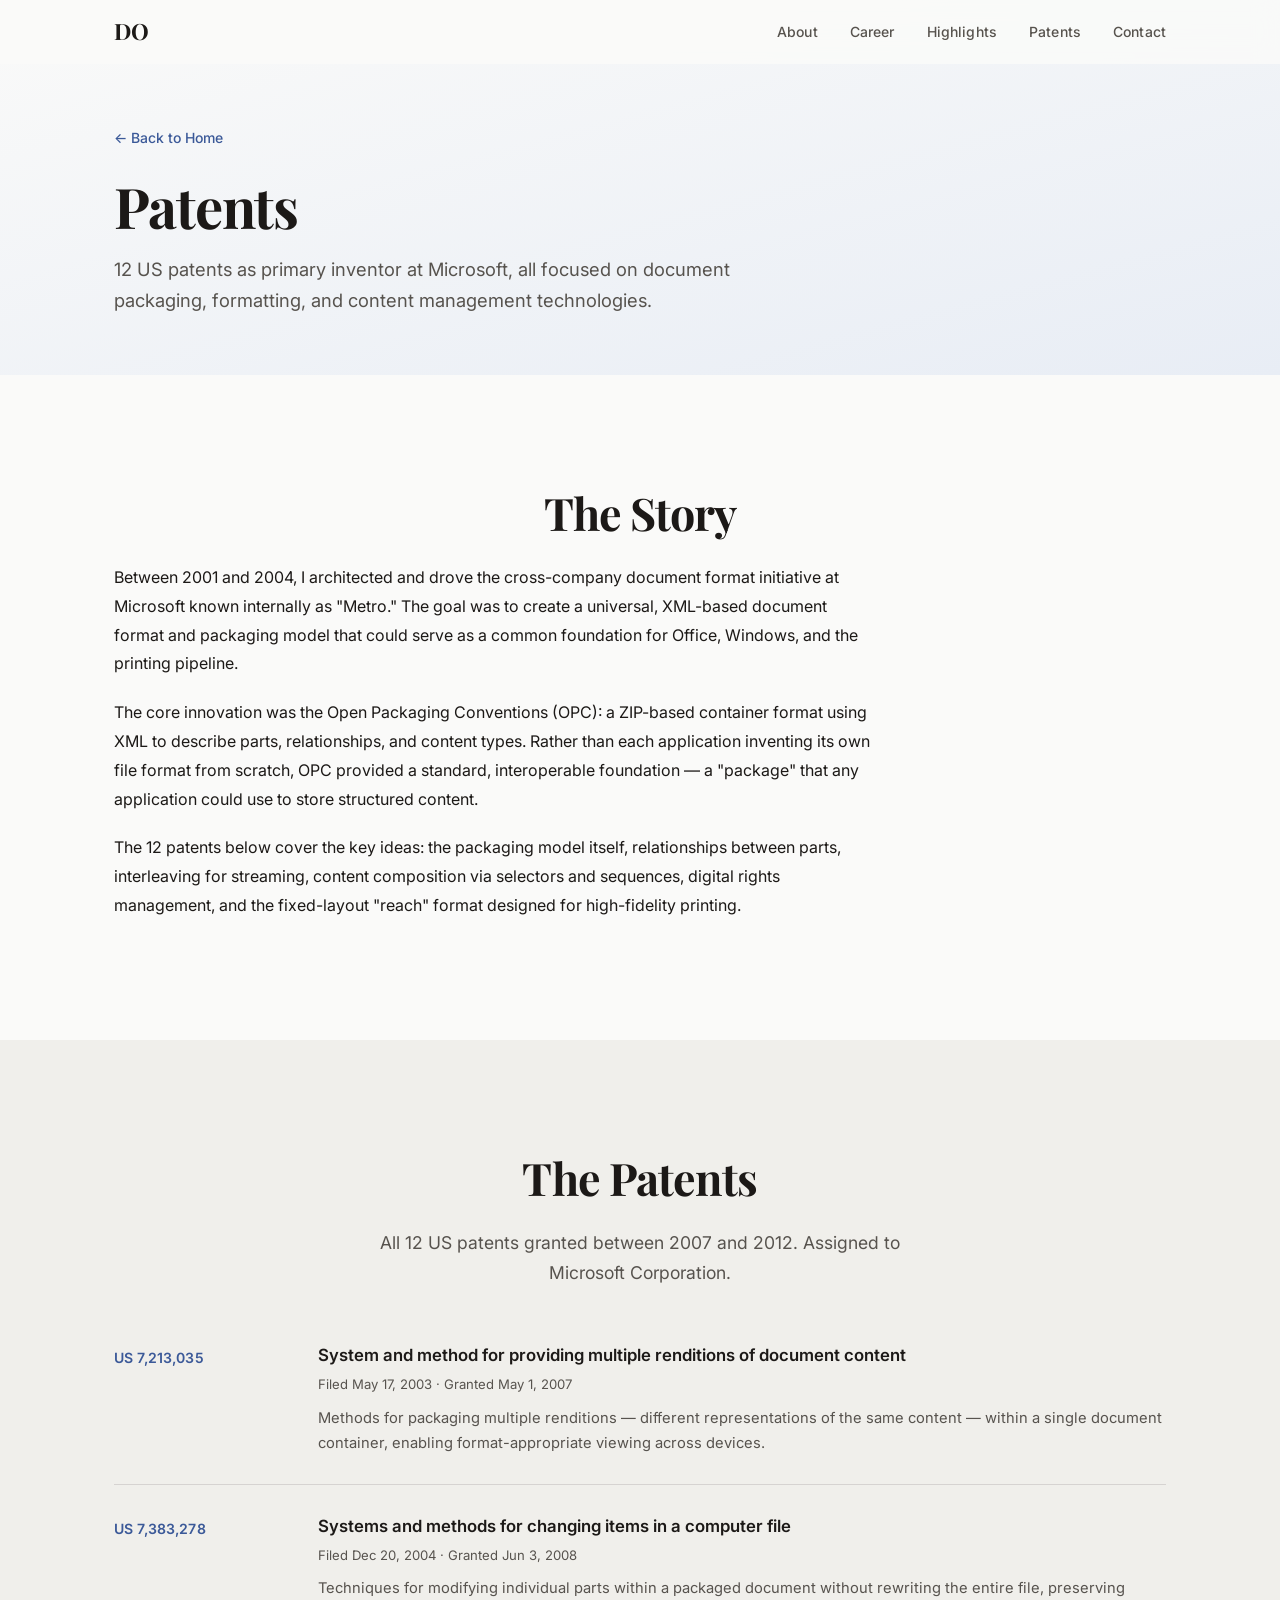
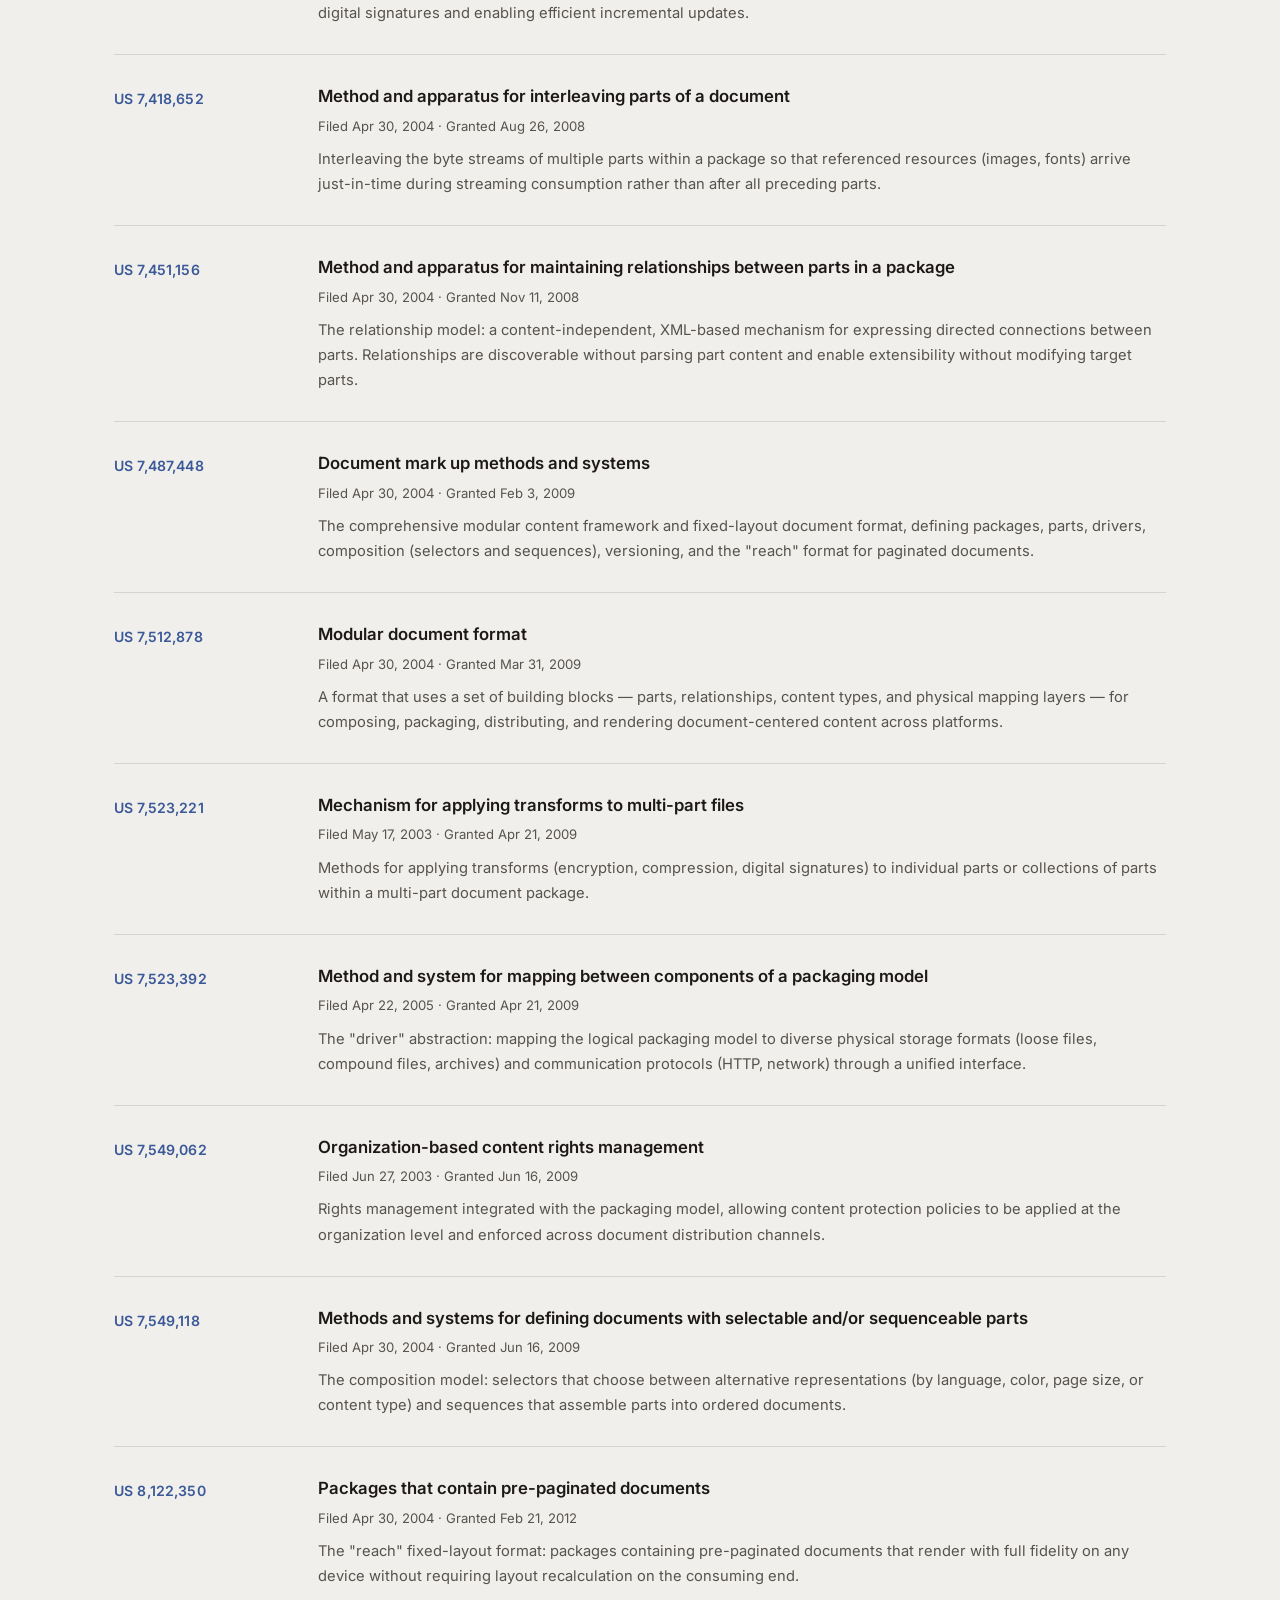
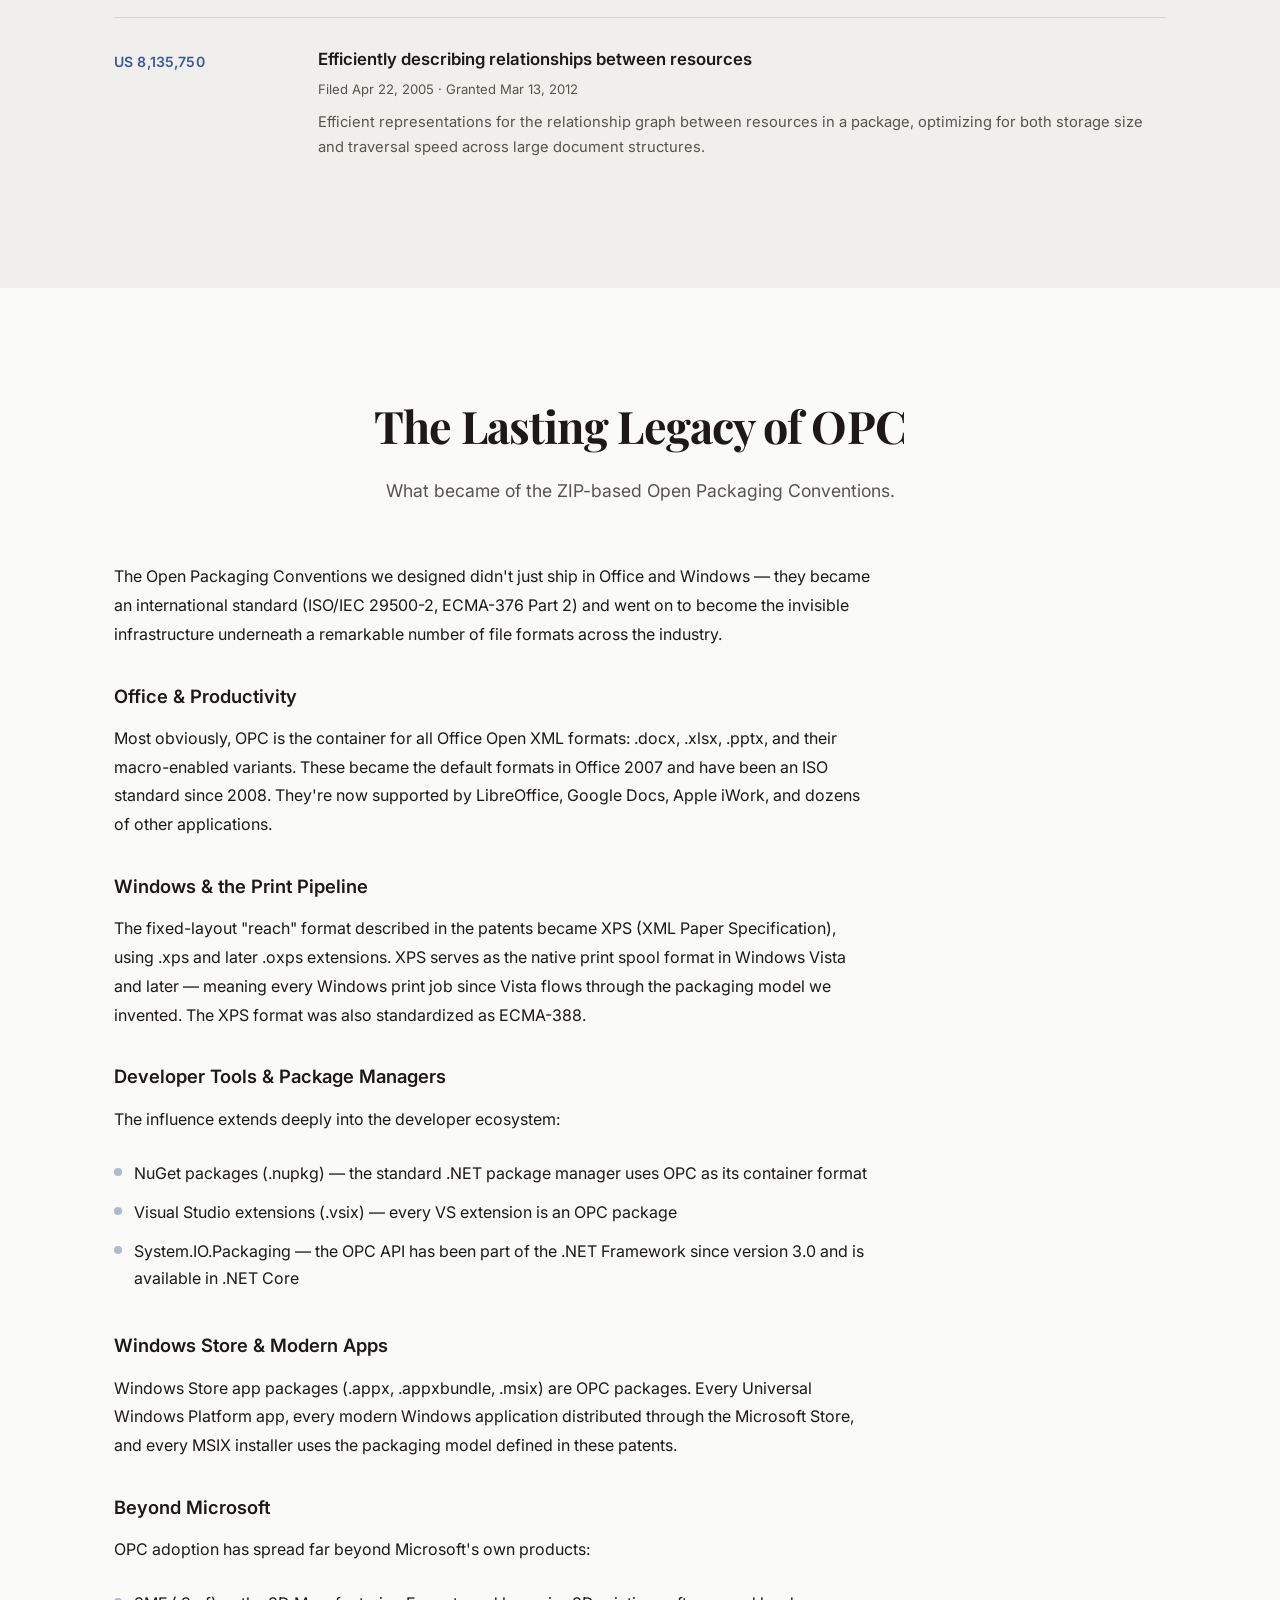
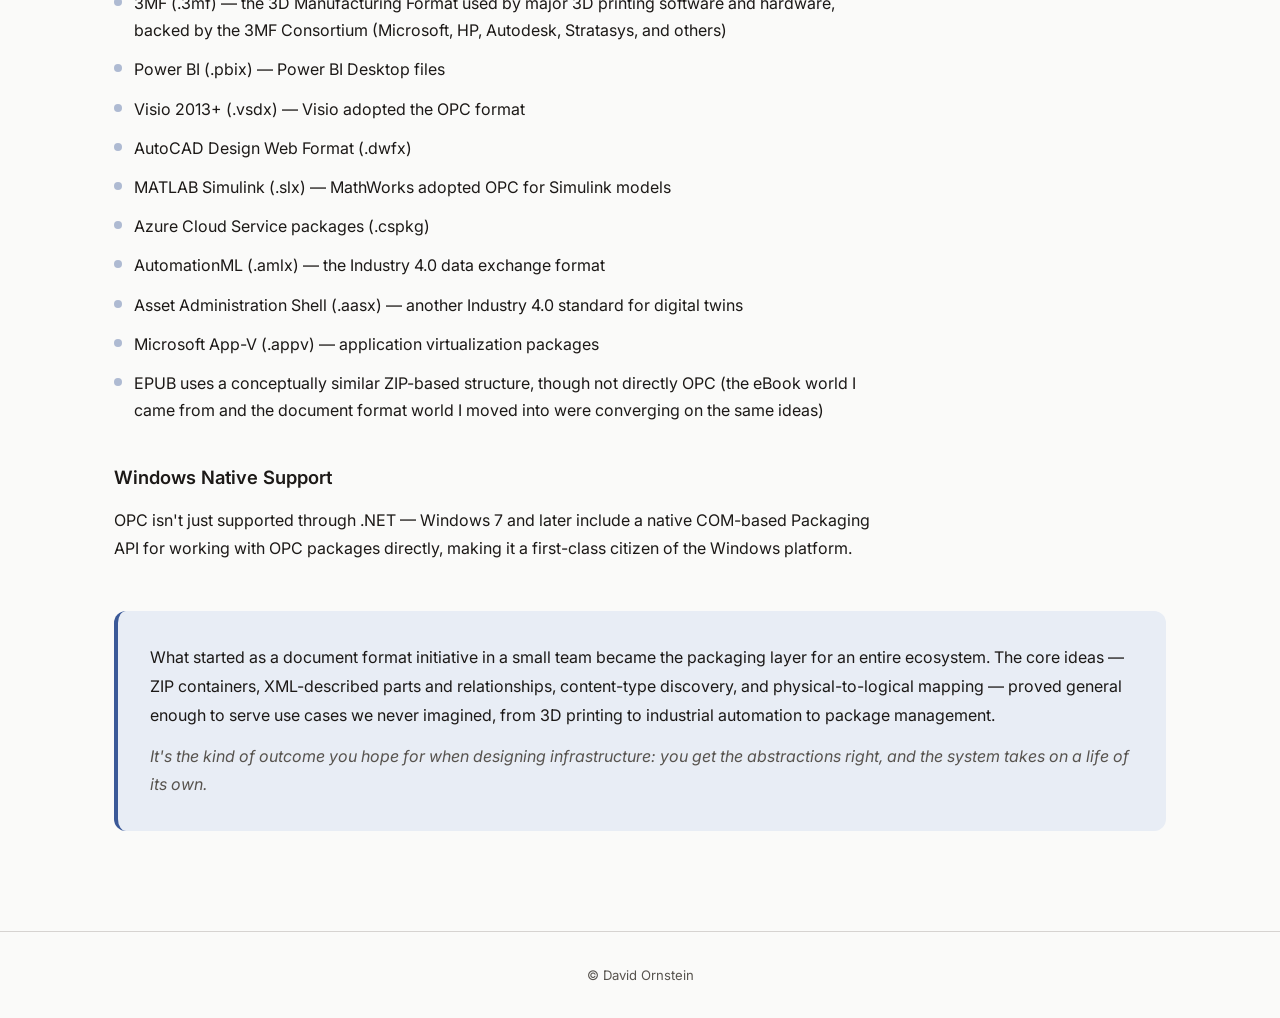
<file: patents.html>
<!DOCTYPE html>
<html lang="en">
<head>
  <meta charset="UTF-8">
  <meta name="viewport" content="width=device-width, initial-scale=1.0">
  <title>Patents — David Ornstein</title>
  <link rel="stylesheet" href="styles.css?v=2">
  <link rel="preconnect" href="https://fonts.googleapis.com">
  <link rel="preconnect" href="https://fonts.gstatic.com" crossorigin>
  <link href="https://fonts.googleapis.com/css2?family=Inter:wght@300;400;500;600;700&family=Playfair+Display:wght@400;600;700&display=swap" rel="stylesheet">
</head>
<body>
  <nav id="nav">
    <div class="nav-inner">
      <a href="index.html" class="nav-logo">DO</a>
      <button class="nav-toggle" aria-label="Toggle navigation">
        <span></span><span></span><span></span>
      </button>
      <ul class="nav-links">
        <li><a href="index.html#about">About</a></li>
        <li><a href="index.html#career">Career</a></li>
        <li><a href="index.html#accomplishments">Highlights</a></li>
        <li><a href="index.html#patents">Patents</a></li>
        <li><a href="index.html#contact">Contact</a></li>
      </ul>
    </div>
  </nav>

  <header class="page-hero">
    <div class="container">
      <a href="index.html" class="back-link">&larr; Back to Home</a>
      <h1 class="page-hero-title">Patents</h1>
      <p class="page-hero-subtitle" id="patentHeroSubtitle"><!-- patents.heroSubtitle --></p>
    </div>
  </header>

  <section class="section">
    <div class="container">
      <h2 class="section-title">The Story</h2>
      <div class="patent-story" id="patentStory"><!-- patents.story --></div>
    </div>
  </section>

  <section class="section section-alt">
    <div class="container">
      <h2 class="section-title">The Patents</h2>
      <p class="section-subtitle" id="patentListSubtitle"><!-- patents.listSubtitle --></p>
      <div class="patent-list" id="patentList"><!-- patents.list --></div>
    </div>
  </section>

  <section class="section">
    <div class="container">
      <h2 class="section-title" id="legacyTitle"><!-- patents.legacy.title --></h2>
      <p class="section-subtitle" id="legacySubtitle"><!-- patents.legacy.subtitle --></p>
      <div class="patent-story" id="legacyStory"><!-- patents.legacy.intro + sections --></div>
      <div class="legacy-summary" id="legacySummary"><!-- patents.legacy.summary --></div>
    </div>
  </section>

  <footer>
    <div class="container">
      <p>&copy; David Ornstein</p>
    </div>
  </footer>

  <script src="vendor/js-yaml.min.js"></script>
  <script src="app.js?v=10"></script>
</body>
</html>
</file>
<file: styles.css>
/* ============================================
   David Ornstein — Portfolio Site
   ============================================ */

/* --- Reset & Base --- */
*, *::before, *::after {
  margin: 0;
  padding: 0;
  box-sizing: border-box;
}

:root {
  --color-bg: #fafaf9;
  --color-bg-alt: #f0efeb;
  --color-text: #1c1917;
  --color-text-muted: #57534e;
  --color-accent: #3b5998;
  --color-accent-light: #e8edf5;
  --color-accent-dark: #2c4270;
  --color-border: #d6d3d1;
  --color-card-bg: #ffffff;
  --font-sans: 'Inter', -apple-system, BlinkMacSystemFont, 'Segoe UI', sans-serif;
  --font-serif: 'Playfair Display', Georgia, 'Times New Roman', serif;
  --max-width: 1100px;
  --nav-height: 64px;
}

html {
  scroll-behavior: smooth;
  font-size: 16px;
}

body {
  font-family: var(--font-sans);
  color: var(--color-text);
  background: var(--color-bg);
  line-height: 1.7;
  -webkit-font-smoothing: antialiased;
}

a {
  color: var(--color-accent);
  text-decoration: none;
  transition: color 0.2s;
}

a:hover {
  color: var(--color-accent-dark);
}

ul {
  list-style: none;
}

.container {
  max-width: var(--max-width);
  margin: 0 auto;
  padding: 0 24px;
}

/* --- Navigation --- */
#nav {
  position: fixed;
  top: 0;
  left: 0;
  right: 0;
  height: var(--nav-height);
  background: rgba(250, 250, 249, 0.92);
  backdrop-filter: blur(12px);
  -webkit-backdrop-filter: blur(12px);
  border-bottom: 1px solid transparent;
  z-index: 1000;
  transition: border-color 0.3s, box-shadow 0.3s;
}

#nav.scrolled {
  border-bottom-color: var(--color-border);
  box-shadow: 0 1px 8px rgba(0, 0, 0, 0.04);
}

.nav-inner {
  max-width: var(--max-width);
  margin: 0 auto;
  padding: 0 24px;
  height: 100%;
  display: flex;
  align-items: center;
  justify-content: space-between;
}

.nav-logo {
  font-family: var(--font-serif);
  font-size: 1.4rem;
  font-weight: 700;
  color: var(--color-text);
  letter-spacing: -0.02em;
}

.nav-logo:hover {
  color: var(--color-accent);
}

.nav-toggle {
  display: none;
  background: none;
  border: none;
  cursor: pointer;
  padding: 8px;
  flex-direction: column;
  gap: 5px;
}

.nav-toggle span {
  display: block;
  width: 24px;
  height: 2px;
  background: var(--color-text);
  transition: transform 0.3s, opacity 0.3s;
}

.nav-links {
  display: flex;
  gap: 32px;
  align-items: center;
}

.nav-links a {
  color: var(--color-text-muted);
  font-size: 0.875rem;
  font-weight: 500;
  letter-spacing: 0.01em;
  transition: color 0.2s;
}

.nav-links a:hover {
  color: var(--color-text);
}

/* --- Hero --- */
#hero {
  min-height: 100vh;
  display: flex;
  align-items: center;
  position: relative;
  padding: calc(var(--nav-height) + 40px) 24px 60px;
  background: linear-gradient(165deg, var(--color-bg) 0%, var(--color-accent-light) 100%);
  overflow: hidden;
}

.hero-grid {
  display: grid;
  grid-template-columns: 1.15fr 1fr;
  gap: 56px;
  align-items: center;
  width: 100%;
}

.hero-content {
  max-width: 620px;
  text-align: left;
}

.hero-greeting {
  font-size: 1rem;
  font-weight: 500;
  color: var(--color-accent);
  letter-spacing: 0.08em;
  text-transform: uppercase;
  margin-bottom: 10px;
}

.hero-name {
  font-family: var(--font-serif);
  font-size: clamp(2.4rem, 5vw, 4.2rem);
  font-weight: 700;
  line-height: 1.05;
  letter-spacing: -0.03em;
  margin-bottom: 20px;
  color: var(--color-text);
}

.hero-tagline {
  font-size: clamp(1rem, 1.6vw, 1.2rem);
  color: var(--color-text-muted);
  line-height: 1.6;
  max-width: 560px;
  margin: 0 0 32px;
}

.hero-cta {
  display: flex;
  gap: 14px;
  justify-content: flex-start;
  flex-wrap: wrap;
}

/* --- Hero right-column: rotating featured testimonial --- */
.hero-testimonials {
  position: relative;
  background: rgba(255, 255, 255, 0.75);
  backdrop-filter: blur(10px);
  -webkit-backdrop-filter: blur(10px);
  border: 1px solid rgba(59, 89, 152, 0.1);
  border-radius: 16px;
  padding: 28px 30px 22px;
  box-shadow: 0 20px 50px rgba(59, 89, 152, 0.08), 0 4px 12px rgba(0, 0, 0, 0.04);
  max-width: 460px;
  justify-self: end;
  width: 100%;
}

.hero-testimonials-header {
  display: flex;
  align-items: flex-start;
  justify-content: space-between;
  gap: 12px;
  margin-bottom: 18px;
}

.hero-testimonials-heading {
  font-family: var(--font-serif);
  font-size: 1.35rem;
  font-weight: 700;
  letter-spacing: -0.01em;
  color: var(--color-text);
  margin: 0;
  padding-bottom: 12px;
  border-bottom: 2px solid var(--color-accent);
  display: inline-block;
}

.hero-quote-nav-group {
  display: flex;
  gap: 6px;
  flex-shrink: 0;
}

.hero-quote-footer-row {
  display: flex;
  align-items: center;
  gap: 10px;
  margin-top: 16px;
}

.hero-quote-nav {
  flex: 0 0 auto;
  width: 28px;
  height: 28px;
  padding: 0;
  border: 1px solid rgba(59, 89, 152, 0.2);
  background: transparent;
  border-radius: 50%;
  color: var(--color-accent);
  cursor: pointer;
  display: inline-flex;
  align-items: center;
  justify-content: center;
  transition: background 0.2s ease, border-color 0.2s ease, transform 0.2s ease;
}

.hero-quote-nav:hover {
  background: var(--color-accent);
  border-color: var(--color-accent);
  color: #fff;
}

.hero-quote-nav:active { transform: scale(0.94); }

.hero-quote-nav svg { width: 14px; height: 14px; }

.hero-quote-dots {
  display: flex;
  gap: 4px;
  flex-wrap: wrap;
  flex: 1 1 auto;
  min-width: 0;
}

.hero-quote-more {
  flex: 0 0 auto;
  margin-left: auto;
}

.hero-quote-stack {
  position: relative;
  min-height: 190px;
}

.hero-quote {
  position: absolute;
  inset: 0;
  margin: 0;
  opacity: 0;
  transform: translateY(8px);
  transition: opacity 0.6s ease, transform 0.6s ease;
  pointer-events: none;
}

.hero-quote.is-active {
  opacity: 1;
  transform: translateY(0);
  pointer-events: auto;
  position: relative;
}

.hero-quote-text {
  font-family: var(--font-serif);
  font-size: 1.05rem;
  line-height: 1.55;
  color: var(--color-text);
  margin: 0 0 14px;
}

.hero-quote-footer {
  display: flex;
  align-items: baseline;
  gap: 10px;
  flex-wrap: wrap;
}

.hero-quote-author {
  font-weight: 700;
  font-size: 0.85rem;
  color: var(--color-accent-dark);
  letter-spacing: 0.02em;
}

.hero-quote-role {
  font-size: 0.78rem;
  color: var(--color-text-muted);
}

.hero-quote-dot {
  width: 6px;
  height: 6px;
  border-radius: 50%;
  border: none;
  padding: 0;
  background: rgba(59, 89, 152, 0.2);
  cursor: pointer;
  transition: background 0.3s ease, transform 0.3s ease;
}

.hero-quote-dot.is-active {
  background: var(--color-accent);
  transform: scale(1.4);
}

.hero-quote-dot:hover {
  background: rgba(59, 89, 152, 0.5);
}

.hero-quote-more {
  display: inline-block;
  font-size: 0.78rem;
  font-weight: 600;
  color: var(--color-accent);
  text-transform: uppercase;
  letter-spacing: 0.06em;
  text-decoration: none;
  transition: color 0.2s ease, transform 0.2s ease;
}

.hero-quote-more:hover {
  color: var(--color-accent-dark);
  transform: translateX(2px);
}

/* Mobile: stack + drop the min-height so quote is still visible */
@media (max-width: 900px) {
  #hero {
    min-height: auto;
    padding: calc(var(--nav-height) + 40px) 20px 60px;
  }
  .hero-grid {
    grid-template-columns: 1fr;
    gap: 40px;
  }
  .hero-content {
    text-align: center;
    max-width: none;
  }
  .hero-tagline {
    margin-left: auto;
    margin-right: auto;
  }
  .hero-cta {
    justify-content: center;
  }
  .hero-testimonials {
    max-width: none;
    justify-self: stretch;
  }
}

.btn {
  display: inline-flex;
  align-items: center;
  padding: 14px 32px;
  border-radius: 8px;
  font-size: 0.95rem;
  font-weight: 600;
  letter-spacing: 0.01em;
  transition: all 0.25s;
  cursor: pointer;
  border: none;
}

.btn-primary {
  background: var(--color-accent);
  color: #fff;
}

.btn-primary:hover {
  background: var(--color-accent-dark);
  color: #fff;
  transform: translateY(-1px);
  box-shadow: 0 4px 16px rgba(59, 89, 152, 0.3);
}

.btn-outline {
  background: transparent;
  color: var(--color-accent);
  border: 2px solid var(--color-accent);
}

.btn-outline:hover {
  background: var(--color-accent);
  color: #fff;
  transform: translateY(-1px);
}

/* --- Sections --- */
.section {
  padding: 100px 0;
}

.section-alt {
  background: var(--color-bg-alt);
}

.section-title {
  font-family: var(--font-serif);
  font-size: clamp(2rem, 4vw, 2.8rem);
  font-weight: 700;
  letter-spacing: -0.02em;
  margin-bottom: 12px;
  text-align: center;
}

.section-subtitle {
  text-align: center;
  color: var(--color-text-muted);
  font-size: 1.1rem;
  margin-bottom: 56px;
  max-width: 600px;
  margin-left: auto;
  margin-right: auto;
}

/* --- About --- */
.about-grid {
  display: grid;
  grid-template-columns: 1fr 300px;
  gap: 64px;
  align-items: start;
}

.about-text {
  margin-top: 8px;
}

.about-lead {
  font-size: 1.15rem;
  font-weight: 500;
  line-height: 1.7;
  margin-bottom: 20px;
  color: var(--color-text);
}

.about-text p {
  margin-bottom: 16px;
  color: var(--color-text-muted);
}

.about-stats {
  display: grid;
  grid-template-columns: repeat(4, 1fr);
  gap: 24px;
}

.about-side {
  display: flex;
  flex-direction: column;
  gap: 24px;
}

.about-portrait {
  margin: 0;
  border-radius: 14px;
  overflow: hidden;
  border: 1px solid var(--color-border);
  box-shadow: 0 12px 30px rgba(28, 25, 23, 0.14);
  background: var(--color-bg-alt);
}

.about-portrait img {
  display: block;
  width: 100%;
  height: auto;
  aspect-ratio: 1065 / 1332;
  object-fit: cover;
}

/* In the narrow side column, stats read best as a tidy 2-up grid. */
.about-side .about-stats {
  grid-template-columns: repeat(2, 1fr);
  gap: 16px;
}

.stat {
  background: var(--color-card-bg);
  border: 1px solid var(--color-border);
  border-radius: 12px;
  padding: 24px 20px;
  text-align: center;
  transition: transform 0.2s, box-shadow 0.2s;
}

.stat[data-term] {
  cursor: pointer;
  position: relative;
}

.stat[data-term]::after {
  content: 'Click to learn more';
  position: absolute;
  bottom: calc(100% + 7px);
  left: 50%;
  transform: translateX(-50%);
  background: #1a202c;
  color: #fff;
  font-size: 0.68rem;
  font-weight: 400;
  padding: 4px 9px;
  border-radius: 4px;
  white-space: nowrap;
  opacity: 0;
  pointer-events: none;
  transition: opacity 0.15s 0.3s;
  z-index: 200;
}

.stat[data-term]:hover::after {
  opacity: 1;
}

.stat:hover {
  transform: translateY(-2px);
  box-shadow: 0 4px 20px rgba(0, 0, 0, 0.06);
}

.stat-number {
  display: block;
  font-family: var(--font-serif);
  font-size: 2.2rem;
  font-weight: 700;
  color: var(--color-accent);
  line-height: 1.2;
}

.stat-label {
  font-size: 0.8rem;
  color: var(--color-text-muted);
  text-transform: uppercase;
  letter-spacing: 0.06em;
  margin-top: 4px;
}

/* ===================================================================
   Filter Bar — sticky chip-style tag filter for timeline
   =================================================================== */
.filter-bar {
  position: sticky;
  top: 60px;
  z-index: 90;
  margin-bottom: 36px;
  padding: 0;
}

.filter-bar-inner {
  background: rgba(255, 255, 255, 0.88);
  backdrop-filter: blur(18px);
  -webkit-backdrop-filter: blur(18px);
  border: 1px solid var(--color-border);
  border-radius: 16px;
  padding: 14px 20px;
  display: flex;
  flex-direction: column;
  gap: 12px;
  box-shadow: 0 4px 24px rgba(0, 0, 0, 0.06), 0 1px 4px rgba(0, 0, 0, 0.03);
  transition: box-shadow 0.3s ease;
}

.filter-bar-header {
  display: flex;
  align-items: center;
  gap: 12px;
  flex-wrap: wrap;
}

.filter-clear {
  border: 1px solid var(--color-border);
  background: transparent;
  color: var(--color-text-muted, #6a7a8a);
  font-size: 0.72rem;
  font-weight: 600;
  text-transform: uppercase;
  letter-spacing: 0.05em;
  padding: 4px 10px;
  border-radius: 6px;
  cursor: pointer;
  transition: all 0.15s ease;
}
.filter-clear:hover {
  border-color: var(--color-accent);
  color: var(--color-accent);
}

.filter-groups {
  display: grid;
  grid-template-columns: repeat(auto-fit, minmax(220px, 1fr));
  gap: 8px 14px;
  align-items: start;
}

.filter-group {
  display: flex;
  flex-direction: column;
  gap: 3px;
}

.filter-group-skills {
  display: flex;
  flex-wrap: wrap;
  gap: 2px 3px;
  padding-left: 2px;
}

.filter-chip-category {
  align-self: flex-start;
  padding: 2px 7px !important;
  font-size: 0.62rem !important;
  font-weight: 700;
  text-transform: uppercase;
  letter-spacing: 0.06em;
  border-width: 1px !important;
}

.filter-chip-skill {
  padding: 1px 6px !important;
  font-size: 0.65rem !important;
  font-weight: 500;
  border-width: 1px !important;
  border-color: rgba(0, 0, 0, 0.08) !important;
  letter-spacing: 0 !important;
}

.filter-bar-inner:hover {
  box-shadow: 0 8px 32px rgba(0, 0, 0, 0.09), 0 2px 8px rgba(0, 0, 0, 0.04);
}

.filter-label {
  font-size: 0.72rem;
  font-weight: 700;
  text-transform: uppercase;
  letter-spacing: 0.08em;
  color: var(--color-text-muted);
  white-space: nowrap;
  flex-shrink: 0;
}

.filter-chips {
  display: flex;
  flex-wrap: wrap;
  gap: 6px;
  flex: 1;
}

.filter-chip {
  display: inline-flex;
  align-items: center;
  gap: 5px;
  padding: 6px 13px;
  border: 1.5px solid var(--color-border);
  border-radius: 100px;
  background: transparent;
  color: var(--color-text-muted);
  font-family: var(--font-sans);
  font-size: 0.76rem;
  font-weight: 600;
  letter-spacing: 0.02em;
  cursor: pointer;
  transition: all 0.25s cubic-bezier(0.4, 0, 0.2, 1);
  white-space: nowrap;
  position: relative;
  overflow: hidden;
}

.filter-chip::before {
  content: '';
  position: absolute;
  inset: 0;
  border-radius: inherit;
  background: var(--color-accent);
  opacity: 0;
  transform: scale(0.5);
  transition: opacity 0.3s cubic-bezier(0.4, 0, 0.2, 1),
              transform 0.3s cubic-bezier(0.4, 0, 0.2, 1);
}

.filter-chip:hover {
  border-color: var(--color-accent);
  color: var(--color-accent);
  transform: translateY(-1px);
  box-shadow: 0 2px 8px rgba(59, 89, 152, 0.12);
}

.filter-chip.active {
  border-color: var(--color-accent);
  background: var(--color-accent);
  color: white !important;
  box-shadow: 0 2px 10px rgba(59, 89, 152, 0.25);
}

.filter-chip.active:hover {
  color: white !important;
}

.filter-chip.active::before {
  opacity: 0;
  transform: scale(1);
}

.filter-chip.active:hover {
  color: white;
  box-shadow: 0 4px 14px rgba(59, 89, 152, 0.3);
  transform: translateY(-1px);
}

/* Per-chip tinted backgrounds — categories use a subtle taxonomy-colored tint. */
.filter-chip[data-filter="all"]                            { background: linear-gradient(135deg, #f0f0f5 0%, #e8e8ef 100%); border-color: #d8d8e2; }
.filter-chip[data-filter-slug="ai-native-development"]     { background: linear-gradient(135deg, #e0f7fa 0%, #c8eef2 100%); border-color: #80cbc4; color: #00695c; }
.filter-chip[data-filter-slug="security-compliance"]       { background: linear-gradient(135deg, #e6f4ea 0%, #ceead6 100%); border-color: #a8d5b5; color: #2d6e3f; }
.filter-chip[data-filter-slug="architecture-systems"]      { background: linear-gradient(135deg, #e8f0fe 0%, #d4e4fc 100%); border-color: #b8cff0; color: #3b6bb5; }
.filter-chip[data-filter-slug="leadership-strategy"]       { background: linear-gradient(135deg, #fef3e2 0%, #fde8c8 100%); border-color: #f5d5a0; color: #9a6b20; }
.filter-chip[data-filter-slug="standards-intellectual-property"] { background: linear-gradient(135deg, #e8eef8 0%, #d6dfef 100%); border-color: #b8c6de; color: #3b5280; }
.filter-chip[data-filter-slug="languages"],
.filter-chip[data-filter-slug="platforms-frameworks-tools"] { background: linear-gradient(135deg, #f2f0f5 0%, #e6e3ec 100%); border-color: #cfc9d8; color: #5a5170; }

.filter-chip-icon {
  width: 14px;
  height: 14px;
  display: flex;
  align-items: center;
  justify-content: center;
  flex-shrink: 0;
  position: relative;
  z-index: 1;
}

.filter-chip-icon svg {
  width: 14px;
  height: 14px;
  stroke: currentColor;
}

.filter-chip > :not(.filter-chip-icon) {
  position: relative;
  z-index: 1;
}

/* Ripple click effect */
@keyframes filterChipRipple {
  0% { transform: scale(0); opacity: 0.4; }
  100% { transform: scale(2.5); opacity: 0; }
}

.filter-chip .ripple {
  position: absolute;
  border-radius: 50%;
  background: rgba(255, 255, 255, 0.5);
  width: 40px;
  height: 40px;
  pointer-events: none;
  animation: filterChipRipple 0.5s ease-out forwards;
}

/* Counter badge */
.filter-count {
  display: flex;
  align-items: center;
  gap: 5px;
  margin-left: auto;
  flex-shrink: 0;
}

.filter-count-num {
  display: inline-flex;
  align-items: center;
  justify-content: center;
  min-width: 26px;
  height: 26px;
  border-radius: 8px;
  background: var(--color-accent);
  color: white;
  font-size: 0.78rem;
  font-weight: 700;
  padding: 0 6px;
  transition: transform 0.35s cubic-bezier(0.34, 1.56, 0.64, 1),
              background 0.3s ease;
}

.filter-count-num.bounce {
  transform: scale(1.25);
}

.filter-count-label {
  font-size: 0.68rem;
  color: var(--color-text-muted);
  font-weight: 500;
  letter-spacing: 0.02em;
}

/* ===================================================================
   Filter summary blurb
   =================================================================== */
.filter-summary {
  max-width: 860px;
  margin: 0 auto 32px;
  padding: 0 0 0 44px;
  overflow: hidden;
  transition: max-height 0.45s cubic-bezier(0.4, 0, 0.2, 1),
              opacity 0.35s ease,
              margin-bottom 0.35s ease;
  max-height: 0;
  opacity: 0;
}

.filter-summary.visible {
  max-height: 200px;
  opacity: 1;
  margin-bottom: 32px;
}

.filter-summary-inner {
  background: linear-gradient(135deg, rgba(255,255,255,0.92) 0%, rgba(248,250,252,0.95) 100%);
  border: 1px solid var(--color-border);
  border-left: 3px solid var(--color-accent);
  border-radius: 10px;
  padding: 18px 22px;
  font-size: 0.92rem;
  line-height: 1.65;
  color: var(--color-text);
  backdrop-filter: blur(8px);
  box-shadow: 0 2px 12px rgba(0, 0, 0, 0.04);
  animation: summarySlideIn 0.4s cubic-bezier(0.34, 1.3, 0.64, 1) forwards;
}

@keyframes summarySlideIn {
  from {
    opacity: 0;
    transform: translateY(-8px);
  }
  to {
    opacity: 1;
    transform: translateY(0);
  }
}

.filter-summary-inner strong {
  color: var(--color-accent-dark);
}

/* Category-colored left borders */
.filter-summary[data-active-filter="leadership"] .filter-summary-inner  { border-left-color: #c07820; }
.filter-summary[data-active-filter="architecture"] .filter-summary-inner { border-left-color: #3b6bb5; }
.filter-summary[data-active-filter="security"] .filter-summary-inner    { border-left-color: #2d8e4f; }
.filter-summary[data-active-filter="engineering"] .filter-summary-inner { border-left-color: #7b4fb8; }
.filter-summary[data-active-filter="platform"] .filter-summary-inner    { border-left-color: #1a8a9f; }
.filter-summary[data-active-filter="startup"] .filter-summary-inner     { border-left-color: #c57a0a; }
.filter-summary[data-active-filter="standards"] .filter-summary-inner   { border-left-color: #3b5290; }
.filter-summary[data-active-filter="publishing"] .filter-summary-inner  { border-left-color: #b83860; }
.filter-summary[data-active-filter="patents"] .filter-summary-inner     { border-left-color: #9a8015; }
.filter-summary[data-active-filter="compliance"] .filter-summary-inner  { border-left-color: #2a807b; }
.filter-summary[data-active-filter="m-and-a"] .filter-summary-inner     { border-left-color: #b04838; }

.filter-summary[data-active-filter="leadership"] .filter-summary-inner strong  { color: #c07820; }
.filter-summary[data-active-filter="architecture"] .filter-summary-inner strong { color: #3b6bb5; }
.filter-summary[data-active-filter="security"] .filter-summary-inner strong    { color: #2d8e4f; }
.filter-summary[data-active-filter="engineering"] .filter-summary-inner strong { color: #7b4fb8; }
.filter-summary[data-active-filter="platform"] .filter-summary-inner strong    { color: #1a8a9f; }
.filter-summary[data-active-filter="startup"] .filter-summary-inner strong     { color: #c57a0a; }
.filter-summary[data-active-filter="standards"] .filter-summary-inner strong   { color: #3b5290; }
.filter-summary[data-active-filter="publishing"] .filter-summary-inner strong  { color: #b83860; }
.filter-summary[data-active-filter="patents"] .filter-summary-inner strong     { color: #9a8015; }
.filter-summary[data-active-filter="compliance"] .filter-summary-inner strong  { color: #2a807b; }
.filter-summary[data-active-filter="m-and-a"] .filter-summary-inner strong     { color: #b04838; }

/* ===================================================================
   Timeline era filtering transitions
   =================================================================== */
.timeline-era.filtered-out {
  opacity: 0;
  transform: translateY(-8px) scale(0.97);
  max-height: 0 !important;
  margin-bottom: 0;
  padding-top: 0;
  padding-bottom: 0;
  pointer-events: none;
  filter: blur(2px);
  overflow: hidden;
  border-color: transparent;
}

.timeline-card.card-filtered-out {
  display: none;
}

.filter-summary-cat {
  font-weight: 400;
  color: var(--color-text-muted, #6a7a8a);
  font-size: 0.9em;
}

.filter-summary-tag {
  display: inline-block;
  padding: 2px 8px;
  margin: 0 2px;
  border-radius: 8px;
  background: rgba(59, 89, 152, 0.08);
  border: 1px solid rgba(59, 89, 152, 0.18);
  color: var(--color-accent, #3b5998);
  font-size: 0.78em;
  font-weight: 500;
}
.filter-summary-tag-cat {
  background: rgba(59, 89, 152, 0.16);
  font-weight: 600;
  text-transform: uppercase;
  letter-spacing: 0.03em;
  font-size: 0.72em;
}

.timeline-era.filtered-in {
  animation: eraAppear 0.55s cubic-bezier(0.34, 1.56, 0.64, 1) forwards;
}

@keyframes eraAppear {
  0% {
    opacity: 0;
    transform: translateY(16px) scale(0.96);
    filter: blur(4px);
  }
  60% {
    opacity: 1;
    filter: blur(0);
  }
  100% {
    opacity: 1;
    transform: translateY(0) scale(1);
    filter: blur(0);
  }
}

/* Staggered entry for multiple items */
.timeline-era.filtered-in:nth-child(1) { animation-delay: 0ms; }
.timeline-era.filtered-in:nth-child(2) { animation-delay: 40ms; }
.timeline-era.filtered-in:nth-child(3) { animation-delay: 80ms; }
.timeline-era.filtered-in:nth-child(4) { animation-delay: 120ms; }
.timeline-era.filtered-in:nth-child(5) { animation-delay: 160ms; }
.timeline-era.filtered-in:nth-child(6) { animation-delay: 200ms; }
.timeline-era.filtered-in:nth-child(7) { animation-delay: 240ms; }
.timeline-era.filtered-in:nth-child(8) { animation-delay: 280ms; }
.timeline-era.filtered-in:nth-child(9) { animation-delay: 320ms; }
.timeline-era.filtered-in:nth-child(10) { animation-delay: 360ms; }
.timeline-era.filtered-in:nth-child(11) { animation-delay: 400ms; }
.timeline-era.filtered-in:nth-child(12) { animation-delay: 440ms; }
.timeline-era.filtered-in:nth-child(13) { animation-delay: 480ms; }

/* No-results message */
.filter-empty-msg {
  text-align: center;
  padding: 60px 20px;
  color: var(--color-text-muted);
  font-size: 1rem;
  font-weight: 500;
  opacity: 0;
  animation: fadeIn 0.4s 0.2s forwards;
}

@keyframes fadeIn {
  to { opacity: 1; }
}

.filter-empty-msg .filter-empty-icon {
  font-size: 2.5rem;
  margin-bottom: 12px;
  display: block;
  opacity: 0.4;
}

/* --- Timeline (two-level: era containers with project cards) --- */
.timeline {
  position: relative;
  padding-left: 44px;
  max-width: 860px;
  margin: 0 auto;
}

.timeline::before {
  content: '';
  position: absolute;
  left: 9px;
  top: 8px;
  bottom: 8px;
  width: 2px;
  background: var(--color-border);
}

/* --- Era container (employer / organization) --- */
.timeline-era {
  position: relative;
  margin-bottom: 48px;
  opacity: 0;
  transform: translateY(20px);
  transition: opacity 0.5s cubic-bezier(0.4, 0, 0.2, 1),
              transform 0.5s cubic-bezier(0.4, 0, 0.2, 1),
              max-height 0.5s cubic-bezier(0.4, 0, 0.2, 1),
              margin-bottom 0.4s cubic-bezier(0.4, 0, 0.2, 1),
              filter 0.3s ease;
  max-height: 4000px;
  overflow: visible;
}

.timeline-era.visible {
  opacity: 1;
  transform: translateY(0);
}

.timeline-era-marker {
  position: absolute;
  left: -44px;
  top: 4px;
  width: 20px;
  height: 20px;
  border-radius: 50%;
  background: var(--color-accent);
  border: 3px solid var(--color-accent);
  z-index: 1;
  transition: box-shadow 0.2s;
  box-shadow: 0 0 0 4px var(--color-bg-alt);
}

.timeline-era:hover .timeline-era-marker {
  box-shadow: 0 0 0 4px var(--color-bg-alt), 0 0 0 7px rgba(59, 89, 152, 0.15);
}

.timeline-era-header {
  display: flex;
  align-items: baseline;
  gap: 16px;
  flex-wrap: wrap;
  margin-bottom: 16px;
}

.timeline-era-header h3 {
  font-family: var(--font-serif);
  font-size: 1.35rem;
  font-weight: 700;
  letter-spacing: -0.01em;
  color: var(--color-text);
}

.timeline-era-dates {
  font-size: 0.8rem;
  font-weight: 600;
  color: var(--color-accent);
  text-transform: uppercase;
  letter-spacing: 0.06em;
  white-space: nowrap;
}

.timeline-era-summary {
  color: var(--color-text-muted);
  font-size: 0.92rem;
  line-height: 1.65;
  margin-bottom: 18px;
  max-width: 720px;
}

/* --- Project / activity cards within an era --- */
.timeline-cards {
  display: flex;
  flex-direction: column;
  gap: 14px;
}

.timeline-card {
  background: var(--color-card-bg);
  border: 1px solid var(--color-border);
  border-radius: 10px;
  padding: 22px 26px;
  transition: box-shadow 0.2s, transform 0.2s;
  position: relative;
}

.timeline-card:hover {
  box-shadow: 0 4px 20px rgba(0, 0, 0, 0.06);
  transform: translateX(3px);
}

.timeline-card-header {
  display: flex;
  align-items: baseline;
  gap: 12px;
  flex-wrap: wrap;
  margin-bottom: 4px;
}

.timeline-card h4 {
  font-size: 1.02rem;
  font-weight: 700;
  letter-spacing: -0.01em;
  color: var(--color-text);
}

.timeline-card-dates {
  font-size: 0.72rem;
  font-weight: 600;
  color: var(--color-accent);
  text-transform: uppercase;
  letter-spacing: 0.05em;
  white-space: nowrap;
}

.timeline-card-role {
  font-size: 0.82rem;
  color: var(--color-text-muted);
  font-weight: 500;
  margin-bottom: 8px;
}

/* Framing note (work[].context) — a short, italic aside distinct from the body. */
.timeline-card-note {
  font-style: italic;
  font-size: 0.9rem;
  color: var(--color-text-muted);
  border-left: 2px solid var(--color-accent);
  padding-left: 12px;
  margin-bottom: 10px;
}

.timeline-card p:last-child {
  color: var(--color-text-muted);
  font-size: 0.88rem;
  line-height: 1.6;
  margin: 0;
}

.timeline-card-outcome {
  margin-top: 8px;
  padding-top: 8px;
  border-top: 1px solid rgba(0, 0, 0, 0.05);
  font-size: 0.84rem !important;
  color: var(--color-accent-dark) !important;
  font-weight: 500;
}

.skill-badges {
  margin-top: 10px;
  padding-top: 10px;
  border-top: 1px dashed rgba(0, 0, 0, 0.08);
  display: grid;
  grid-template-columns: repeat(auto-fit, minmax(220px, 1fr));
  gap: 8px 14px;
  align-items: start;
}

.skill-badge-group {
  display: flex;
  flex-direction: column;
  gap: 3px;
}

.skill-badge-group-chips {
  display: flex;
  flex-wrap: wrap;
  gap: 2px 3px;
  padding-left: 2px;
}

/* Category label styled as a filter-chip-category */
.skill-badge-label {
  align-self: flex-start;
  display: inline-flex;
  align-items: center;
  padding: 2px 7px;
  border: 1px solid var(--color-border);
  border-radius: 100px;
  background: transparent;
  color: var(--color-text-muted);
  font-family: var(--font-sans);
  font-size: 0.62rem;
  font-weight: 700;
  text-transform: uppercase;
  letter-spacing: 0.06em;
  white-space: nowrap;
}

/* Category tints — match filter-chip category tints */
.skill-badge-label[data-cat-slug="ai-native-development"]     { background: linear-gradient(135deg, #e0f7fa 0%, #c8eef2 100%); border-color: #80cbc4; color: #00695c; }
.skill-badge-label[data-cat-slug="security-compliance"]       { background: linear-gradient(135deg, #e6f4ea 0%, #ceead6 100%); border-color: #a8d5b5; color: #2d6e3f; }
.skill-badge-label[data-cat-slug="architecture-systems"]      { background: linear-gradient(135deg, #e8f0fe 0%, #d4e4fc 100%); border-color: #b8cff0; color: #3b6bb5; }
.skill-badge-label[data-cat-slug="leadership-strategy"]       { background: linear-gradient(135deg, #fef3e2 0%, #fde8c8 100%); border-color: #f5d5a0; color: #9a6b20; }
.skill-badge-label[data-cat-slug="standards-intellectual-property"] { background: linear-gradient(135deg, #e8eef8 0%, #d6dfef 100%); border-color: #b8c6de; color: #3b5280; }
.skill-badge-label[data-cat-slug="languages"],
.skill-badge-label[data-cat-slug="platforms-frameworks-tools"] { background: linear-gradient(135deg, #f2f0f5 0%, #e6e3ec 100%); border-color: #cfc9d8; color: #5a5170; }

/* Skill chip styled as filter-chip-skill */
.skill-badge {
  display: inline-block;
  padding: 1px 6px;
  border: 1px solid rgba(0, 0, 0, 0.08);
  border-radius: 100px;
  background: transparent;
  color: var(--color-text-muted, #5a6a7a);
  font-family: var(--font-sans);
  font-size: 0.65rem;
  font-weight: 500;
  white-space: nowrap;
  letter-spacing: 0;
}

@media (max-width: 600px) {
  .skill-badges {
    grid-template-columns: 1fr;
    gap: 6px 0;
  }
}

/* --- Skills section reuses .skill-badges for consistency with per-card badges --- */
#skills .skill-badges {
  margin-top: 28px;
  padding-top: 0;
  border-top: none;
  grid-template-columns: repeat(auto-fit, minmax(260px, 1fr));
  gap: 18px 24px;
}

.timeline-img {
  display: block;
  width: 100%;
  max-height: 180px;
  object-fit: contain;
  border-radius: 8px;
  margin-bottom: 12px;
  background: var(--color-bg-alt);
}

.timeline-img-small {
  max-height: 70px;
  width: auto;
  max-width: 180px;
}

/* ===================================================================
   Value Proposition ("What I Bring") Section
   =================================================================== */
.value-section {
  background: linear-gradient(170deg, var(--color-bg) 0%, #eef2f9 50%, var(--color-accent-light) 100%);
}

.value-grid {
  display: grid;
  grid-template-columns: repeat(3, 1fr);
  gap: 24px;
  margin-bottom: 48px;
}

.value-card {
  background: var(--color-card-bg);
  border: 1px solid var(--color-border);
  border-radius: 14px;
  padding: 32px 26px;
  transition: transform 0.3s cubic-bezier(0.34, 1.3, 0.64, 1),
              box-shadow 0.3s ease,
              border-color 0.3s ease;
  position: relative;
  overflow: hidden;
}

.value-card::before {
  content: '';
  position: absolute;
  top: 0;
  left: 0;
  right: 0;
  height: 3px;
  background: linear-gradient(90deg, var(--color-accent), var(--color-accent-dark));
  opacity: 0;
  transition: opacity 0.3s ease;
}

.value-card:hover {
  transform: translateY(-6px);
  box-shadow: 0 12px 40px rgba(59, 89, 152, 0.12);
  border-color: var(--color-accent);
}

.value-card:hover::before {
  opacity: 1;
}

.value-icon {
  width: 48px;
  height: 48px;
  background: linear-gradient(135deg, var(--color-accent-light) 0%, #dce4f5 100%);
  border-radius: 12px;
  display: flex;
  align-items: center;
  justify-content: center;
  margin-bottom: 20px;
}

.value-icon svg {
  width: 24px;
  height: 24px;
  color: var(--color-accent);
}

.value-card h3 {
  font-size: 1.1rem;
  font-weight: 700;
  margin-bottom: 10px;
  letter-spacing: -0.01em;
  color: var(--color-text);
}

.value-card p {
  font-size: 0.9rem;
  line-height: 1.65;
  color: var(--color-text-muted);
}

.value-card p em {
  font-style: italic;
  color: var(--color-text);
}

.value-cta {
  text-align: center;
  max-width: 680px;
  margin: 0 auto;
  padding: 40px;
  background: var(--color-card-bg);
  border: 1px solid var(--color-border);
  border-radius: 16px;
  box-shadow: 0 4px 24px rgba(0, 0, 0, 0.04);
}

.value-cta-text {
  font-size: 1.08rem;
  line-height: 1.7;
  color: var(--color-text);
  margin-bottom: 24px;
  font-weight: 500;
}

.value-cta-text em {
  font-style: italic;
  color: var(--color-accent);
}

/* ===================================================================
   Testimonials / Endorsements Section
   =================================================================== */
.testimonials-section {
  background: linear-gradient(175deg, #1c2333 0%, #2a3550 40%, #3b5998 100%);
  color: #fff;
  position: relative;
  overflow: hidden;
}

.testimonials-section::before {
  content: '';
  position: absolute;
  top: -50%;
  right: -20%;
  width: 600px;
  height: 600px;
  border-radius: 50%;
  background: radial-gradient(circle, rgba(255,255,255,0.03) 0%, transparent 70%);
  pointer-events: none;
}

.testimonials-section .section-title {
  color: #fff;
}

.testimonials-section .section-subtitle {
  color: rgba(255, 255, 255, 0.6);
}

/* --- Carousel Layout --- */
.testimonial-carousel {
  position: relative;
  max-width: 800px;
  margin: 0 auto;
  padding: 0 60px;
}

.carousel-viewport {
  overflow: hidden;
  border-radius: 16px;
}

.carousel-track {
  display: flex;
  transition: transform 0.5s cubic-bezier(0.4, 0, 0.2, 1);
  will-change: transform;
}

.testimonial-slide {
  flex: 0 0 100%;
  min-width: 100%;
  background: rgba(255, 255, 255, 0.06);
  border: 1px solid rgba(255, 255, 255, 0.1);
  border-radius: 16px;
  padding: 48px 40px 36px;
  position: relative;
  backdrop-filter: blur(8px);
  box-sizing: border-box;
  margin: 0;
  display: flex;
  flex-direction: column;
  justify-content: center;
  min-height: 280px;
}

.testimonial-quote-mark {
  font-family: var(--font-serif);
  font-size: 5rem;
  line-height: 1;
  color: rgba(255, 255, 255, 0.12);
  position: absolute;
  top: 12px;
  left: 32px;
  pointer-events: none;
}

.testimonial-text {
  font-family: var(--font-serif);
  font-size: 1.25rem;
  line-height: 1.7;
  color: rgba(255, 255, 255, 0.92);
  margin-bottom: 24px;
  position: relative;
  z-index: 1;
  font-style: italic;
}

.testimonial-footer {
  position: relative;
  z-index: 1;
  border-top: 1px solid rgba(255, 255, 255, 0.1);
  padding-top: 16px;
  display: flex;
  flex-direction: column;
  gap: 2px;
}

.testimonial-author {
  font-size: 0.95rem;
  font-weight: 600;
  color: rgba(255, 255, 255, 0.9);
  letter-spacing: 0.01em;
}

.testimonial-role {
  font-size: 0.82rem;
  color: rgba(255, 255, 255, 0.45);
}

/* --- Carousel Navigation Buttons --- */
.carousel-btn {
  position: absolute;
  top: 50%;
  transform: translateY(-50%);
  width: 44px;
  height: 44px;
  border-radius: 50%;
  border: 1px solid rgba(255, 255, 255, 0.2);
  background: rgba(255, 255, 255, 0.08);
  color: rgba(255, 255, 255, 0.7);
  cursor: pointer;
  display: flex;
  align-items: center;
  justify-content: center;
  transition: background 0.2s ease, color 0.2s ease, border-color 0.2s ease;
  z-index: 2;
  padding: 0;
}

.carousel-btn:hover {
  background: rgba(255, 255, 255, 0.18);
  color: #fff;
  border-color: rgba(255, 255, 255, 0.4);
}

.carousel-btn svg {
  width: 20px;
  height: 20px;
}

.carousel-prev { left: 0; }
.carousel-next { right: 0; }

/* --- Carousel Dots --- */
.carousel-dots {
  display: flex;
  justify-content: center;
  gap: 8px;
  margin-top: 28px;
  flex-wrap: wrap;
}

.carousel-dot {
  width: 10px;
  height: 10px;
  border-radius: 50%;
  border: none;
  background: rgba(255, 255, 255, 0.2);
  cursor: pointer;
  padding: 0;
  transition: background 0.3s ease, transform 0.3s ease;
}

.carousel-dot:hover {
  background: rgba(255, 255, 255, 0.4);
}

.carousel-dot.active {
  background: rgba(255, 255, 255, 0.85);
  transform: scale(1.2);
}

/* --- Counter --- */
.carousel-counter {
  text-align: center;
  margin-top: 12px;
  font-size: 0.8rem;
  color: rgba(255, 255, 255, 0.35);
  letter-spacing: 0.05em;
}

/* ===================================================================
   Contact Section — engagement-focused
   =================================================================== */
.contact-section {
  background: var(--color-bg);
}

.contact-grid {
  display: grid;
  grid-template-columns: 1fr 1fr;
  gap: 40px;
  align-items: start;
}

.contact-frame {
  background: var(--color-card-bg);
  border: 1px solid var(--color-border);
  border-radius: 16px;
  padding: 36px 32px;
}

.contact-frame h3 {
  font-family: var(--font-serif);
  font-size: 1.3rem;
  font-weight: 700;
  margin-bottom: 24px;
  color: var(--color-text);
}

.contact-modes {
  display: flex;
  flex-direction: column;
  gap: 20px;
}

.contact-modes li {
  display: flex;
  gap: 16px;
  align-items: flex-start;
  text-align: left;
}

.contact-modes li svg {
  width: 22px;
  height: 22px;
  color: var(--color-accent);
  flex-shrink: 0;
  margin-top: 2px;
}

.contact-modes li strong {
  display: block;
  font-size: 0.95rem;
  font-weight: 600;
  color: var(--color-text);
  margin-bottom: 2px;
}

.contact-modes li span {
  font-size: 0.85rem;
  color: var(--color-text-muted);
  line-height: 1.5;
}

.contact-action {
  position: relative;
}

.contact-action-inner {
  background: linear-gradient(135deg, var(--color-accent) 0%, var(--color-accent-dark) 100%);
  border-radius: 16px;
  padding: 40px 36px;
  color: #fff;
  text-align: center;
  box-shadow: 0 8px 32px rgba(59, 89, 152, 0.25);
}

.contact-action-inner h3 {
  font-family: var(--font-serif);
  font-size: 1.3rem;
  font-weight: 700;
  margin-bottom: 12px;
  color: #fff;
}

.contact-action-inner > p {
  font-size: 0.95rem;
  color: rgba(255, 255, 255, 0.8);
  margin-bottom: 28px;
  line-height: 1.6;
}

.contact-buttons {
  display: flex;
  gap: 12px;
  justify-content: center;
  flex-wrap: wrap;
  margin-bottom: 24px;
}

.contact-btn {
  display: inline-flex;
  align-items: center;
  gap: 8px;
  background: #fff;
  color: var(--color-accent-dark);
  border: none;
  padding: 14px 28px;
  border-radius: 8px;
  font-weight: 600;
  font-size: 0.95rem;
  transition: all 0.25s;
}

.contact-btn:hover {
  transform: translateY(-2px);
  box-shadow: 0 6px 20px rgba(0, 0, 0, 0.15);
  color: var(--color-accent-dark);
}

.contact-btn svg {
  width: 18px;
  height: 18px;
}

.contact-profiles {
  display: inline-flex;
  gap: 12px;
  flex-wrap: wrap;
}

.contact-profile-link {
  display: inline-flex;
  align-items: center;
  gap: 8px;
  padding: 14px 24px;
  border-radius: 8px;
  border: 1px solid rgba(255, 255, 255, 0.35);
  color: #fff;
  font-weight: 600;
  font-size: 0.95rem;
  transition: all 0.25s;
}

.contact-profile-link:hover {
  transform: translateY(-2px);
  border-color: #fff;
  background: rgba(255, 255, 255, 0.1);
  color: #fff;
}

.contact-profile-link svg {
  width: 18px;
  height: 18px;
}

.contact-resume {
  display: flex;
  align-items: center;
  gap: 8px;
  justify-content: center;
  font-size: 0.82rem;
  color: rgba(255, 255, 255, 0.6);
  border-top: 1px solid rgba(255, 255, 255, 0.15);
  padding-top: 16px;
}

.contact-resume svg {
  width: 16px;
  height: 16px;
  opacity: 0.6;
}

/* --- Scroll-reveal animation --- */
.reveal-on-scroll {
  opacity: 0;
  transform: translateY(24px);
  transition: opacity 0.6s ease, transform 0.6s ease;
}

.reveal-on-scroll.revealed {
  opacity: 1;
  transform: translateY(0);
}

.value-card.reveal-on-scroll:nth-child(2) { transition-delay: 0.08s; }
.value-card.reveal-on-scroll:nth-child(3) { transition-delay: 0.16s; }
.value-card.reveal-on-scroll:nth-child(4) { transition-delay: 0.24s; }
.value-card.reveal-on-scroll:nth-child(5) { transition-delay: 0.32s; }
.value-card.reveal-on-scroll:nth-child(6) { transition-delay: 0.40s; }

/* --- Skills --- */
.skills-columns {
  display: grid;
  grid-template-columns: repeat(4, 1fr);
  gap: 36px;
}

.skill-group h3 {
  font-size: 0.85rem;
  font-weight: 700;
  text-transform: uppercase;
  letter-spacing: 0.06em;
  color: var(--color-accent);
  margin-bottom: 16px;
  padding-bottom: 10px;
  border-bottom: 2px solid var(--color-accent);
}

.skill-list li {
  padding: 8px 0;
  font-size: 0.92rem;
  color: var(--color-text-muted);
  border-bottom: 1px solid rgba(0, 0, 0, 0.05);
}

.skill-list li:last-child {
  border-bottom: none;
}

.skill-note {
  color: var(--color-text-muted);
  font-size: 0.82rem;
  font-weight: 400;
  opacity: 0.7;
}

.skills-also {
  margin-top: 40px;
  padding-top: 28px;
  border-top: 1px solid rgba(0, 0, 0, 0.08);
}

.skills-also h3 {
  font-size: 0.85rem;
  font-weight: 700;
  text-transform: uppercase;
  letter-spacing: 0.06em;
  color: var(--color-accent);
  margin-bottom: 14px;
}

.skills-also-line {
  font-size: 0.92rem;
  color: var(--color-text-muted);
  line-height: 1.7;
  margin: 6px 0;
}

.skills-also-label {
  display: inline-block;
  min-width: 130px;
  font-weight: 600;
  color: var(--color-text);
  margin-right: 8px;
}

/* --- Patents --- */
.patents-grid {
  display: grid;
  grid-template-columns: 1fr 1fr;
  gap: 40px;
  max-width: 900px;
  margin: 40px auto 0;
}

.patent-block {
  background: var(--color-card-bg);
  border: 1px solid var(--color-border);
  border-radius: 12px;
  padding: 32px;
}

.patent-block h3 {
  font-family: var(--font-serif);
  font-size: 1.3rem;
  font-weight: 600;
  margin-bottom: 16px;
}

.patent-block p,
.patent-block li {
  color: var(--color-text-muted);
  font-size: 0.92rem;
  line-height: 1.65;
}

.patent-block ul {
  margin-top: 8px;
}

.patent-block li {
  padding: 10px 0;
  border-bottom: 1px solid rgba(0, 0, 0, 0.05);
}

.patent-block li:last-child {
  border-bottom: none;
}

.patent-block strong {
  color: var(--color-text);
}

/* --- Interests --- */
.interests-grid {
  display: grid;
  grid-template-columns: repeat(5, 1fr);
  gap: 28px;
  max-width: 900px;
  margin: 0 auto;
}

.interest-item {
  text-align: center;
  padding: 24px 16px;
  border-radius: 12px;
  transition: background 0.2s;
}

.interest-item:hover {
  background: rgba(255, 255, 255, 0.6);
}

.interest-icon {
  display: inline-flex;
  align-items: center;
  justify-content: center;
  width: 48px;
  height: 48px;
  margin-bottom: 12px;
}

.interest-icon svg {
  width: 28px;
  height: 28px;
  color: var(--color-accent);
}

.interest-item h3 {
  font-size: 0.95rem;
  font-weight: 700;
  margin-bottom: 6px;
}

.interest-item p {
  font-size: 0.82rem;
  color: var(--color-text-muted);
  line-height: 1.5;
}

.interest-img {
  width: 80px;
  height: 80px;
  object-fit: cover;
  border-radius: 50%;
  margin-bottom: 8px;
}

.interests-note {
  text-align: center;
  margin-top: 48px;
  color: var(--color-text-muted);
  font-style: italic;
  font-size: 0.95rem;
}

/* --- Contact --- */
#contact {
  text-align: center;
}

.contact-links {
  display: flex;
  justify-content: center;
  gap: 20px;
  flex-wrap: wrap;
}

.contact-link {
  display: inline-flex;
  align-items: center;
  gap: 10px;
  padding: 16px 32px;
  background: var(--color-card-bg);
  border: 1px solid var(--color-border);
  border-radius: 10px;
  font-weight: 600;
  font-size: 0.95rem;
  color: var(--color-text);
  transition: all 0.25s;
}

.contact-link:hover {
  border-color: var(--color-accent);
  color: var(--color-accent);
  transform: translateY(-2px);
  box-shadow: 0 4px 16px rgba(59, 89, 152, 0.12);
}

.contact-link svg {
  width: 20px;
  height: 20px;
}

/* --- Footer --- */
footer {
  padding: 32px 0;
  text-align: center;
  border-top: 1px solid var(--color-border);
}

footer p {
  font-size: 0.82rem;
  color: var(--color-text-muted);
}

/* --- Glossary terms (inline) --- */
.term {
  background: #e8f0fe;
  border-bottom: 1.5px solid var(--color-accent);
  color: var(--color-accent-dark);
  cursor: pointer;
  transition: color 0.15s, border-color 0.15s, background 0.15s;
  padding: 1px 4px;
  margin: 0 -1px;
  border-radius: 3px;
  position: relative;
  font-weight: 500;
}

.term::after {
  content: 'Click to learn more';
  position: absolute;
  bottom: calc(100% + 7px);
  left: 50%;
  transform: translateX(-50%);
  background: #1a202c;
  color: #fff;
  font-size: 0.68rem;
  font-weight: 400;
  font-style: normal;
  letter-spacing: 0.01em;
  padding: 4px 9px;
  border-radius: 4px;
  white-space: nowrap;
  opacity: 0;
  pointer-events: none;
  transition: opacity 0.15s 0.3s;
  z-index: 200;
}

.term:hover {
  background: #d2e3fc;
  color: var(--color-accent-dark);
  border-bottom-color: var(--color-accent);
}

.term:hover::after {
  opacity: 1;
}

/* --- Glossary overlay --- */
.glossary-overlay {
  position: fixed;
  inset: 0;
  background: rgba(28, 25, 23, 0.3);
  backdrop-filter: blur(4px);
  -webkit-backdrop-filter: blur(4px);
  z-index: 2000;
  opacity: 0;
  pointer-events: none;
  transition: opacity 0.35s ease;
}

.glossary-overlay.active {
  opacity: 1;
  pointer-events: all;
}

/* --- Glossary flyout panel --- */
.glossary-panel {
  position: fixed;
  top: 0;
  right: 0;
  bottom: 0;
  width: 440px;
  max-width: 92vw;
  background: var(--color-card-bg);
  z-index: 2001;
  transform: translateX(100%);
  transition: transform 0.4s cubic-bezier(0.16, 1, 0.3, 1);
  box-shadow: -8px 0 40px rgba(0, 0, 0, 0.12);
  display: flex;
  flex-direction: column;
  overflow-y: auto;
  overscroll-behavior: contain;
}

.glossary-panel.active {
  transform: translateX(0);
}

.glossary-close {
  position: sticky;
  top: 0;
  align-self: flex-end;
  background: none;
  border: none;
  font-size: 2rem;
  line-height: 1;
  color: var(--color-text-muted);
  cursor: pointer;
  padding: 20px 24px 0;
  transition: color 0.15s;
  z-index: 1;
}

.glossary-close:hover {
  color: var(--color-text);
}

.glossary-body {
  padding: 8px 36px 48px;
  flex: 1;
}

.glossary-badge {
  display: inline-block;
  font-size: 0.7rem;
  font-weight: 700;
  text-transform: uppercase;
  letter-spacing: 0.1em;
  color: var(--color-accent);
  background: var(--color-accent-light);
  padding: 4px 10px;
  border-radius: 4px;
  margin-bottom: 16px;
}

.glossary-title {
  font-family: var(--font-serif);
  font-size: 1.6rem;
  font-weight: 700;
  letter-spacing: -0.02em;
  margin-bottom: 20px;
  line-height: 1.3;
}

.glossary-image {
  margin-bottom: 20px;
  border-radius: 8px;
  overflow: hidden;
  background: var(--color-bg-alt);
}

.glossary-image img {
  display: block;
  width: 100%;
  height: auto;
  max-height: 240px;
  object-fit: contain;
  border-radius: 8px;
}

.glossary-text p {
  color: var(--color-text-muted);
  font-size: 0.94rem;
  line-height: 1.7;
  margin-bottom: 14px;
}

.glossary-text code {
  font-size: 0.88em;
  background: var(--color-bg-alt);
  padding: 2px 6px;
  border-radius: 4px;
}

.glossary-links {
  margin-top: 28px;
  padding-top: 20px;
  border-top: 1px solid var(--color-border);
}

.glossary-links-label {
  display: block;
  font-size: 0.75rem;
  font-weight: 700;
  text-transform: uppercase;
  letter-spacing: 0.08em;
  color: var(--color-text-muted);
  margin-bottom: 12px;
}

.glossary-links a {
  display: flex;
  align-items: center;
  gap: 6px;
  padding: 8px 0;
  font-size: 0.9rem;
  font-weight: 500;
  color: var(--color-accent);
  border-bottom: 1px solid rgba(0, 0, 0, 0.05);
  transition: color 0.15s, padding-left 0.2s;
}

.glossary-links a:last-child {
  border-bottom: none;
}

.glossary-links a:hover {
  color: var(--color-accent-dark);
  padding-left: 4px;
}

.glossary-links a svg {
  flex-shrink: 0;
  opacity: 0.5;
}

/* --- Patent Detail Page --- */
.page-hero {
  padding: calc(var(--nav-height) + 60px) 0 60px;
  background: linear-gradient(165deg, var(--color-bg) 0%, var(--color-accent-light) 100%);
}

.back-link {
  display: inline-block;
  font-size: 0.875rem;
  font-weight: 500;
  color: var(--color-accent);
  margin-bottom: 24px;
  transition: color 0.2s, transform 0.2s;
}

.back-link:hover {
  color: var(--color-accent-dark);
}

.page-hero-title {
  font-family: var(--font-serif);
  font-size: clamp(2.2rem, 5vw, 3.5rem);
  font-weight: 700;
  line-height: 1.15;
  letter-spacing: -0.02em;
  margin-bottom: 16px;
  color: var(--color-text);
}

.page-hero-subtitle {
  font-size: clamp(1rem, 1.8vw, 1.15rem);
  color: var(--color-text-muted);
  line-height: 1.65;
  max-width: 680px;
}

.patent-story {
  max-width: 760px;
}

.patent-story p {
  margin-bottom: 20px;
  line-height: 1.8;
  color: var(--color-text);
}

.patent-story code {
  font-size: 0.88em;
  background: var(--color-bg-alt);
  padding: 2px 6px;
  border-radius: 4px;
  color: var(--color-accent-dark);
}

.patent-story ul {
  list-style: none;
  padding: 0;
}

.legacy-heading {
  font-family: var(--font-sans);
  font-size: 1.15rem;
  font-weight: 600;
  margin: 32px 0 12px;
  color: var(--color-text);
}

.legacy-list {
  margin: 0 0 20px 0;
  padding: 0;
}

.legacy-list li {
  position: relative;
  padding: 6px 0 6px 20px;
  line-height: 1.7;
}

.legacy-list li::before {
  content: '';
  position: absolute;
  left: 0;
  top: 14px;
  width: 8px;
  height: 8px;
  border-radius: 50%;
  background: var(--color-accent);
  opacity: 0.4;
}

.legacy-summary {
  margin-top: 48px;
  padding: 32px;
  background: var(--color-accent-light);
  border-radius: 12px;
  border-left: 4px solid var(--color-accent);
}

.legacy-summary p {
  line-height: 1.8;
  margin-bottom: 12px;
}

.legacy-summary p:last-child {
  margin-bottom: 0;
  font-style: italic;
  color: var(--color-text-muted);
}

.patent-list {
  display: flex;
  flex-direction: column;
  gap: 2px;
}

.patent-entry {
  display: grid;
  grid-template-columns: 180px 1fr;
  gap: 24px;
  padding: 28px 0;
  border-bottom: 1px solid var(--color-border);
}

.patent-entry:first-child {
  padding-top: 0;
}

.patent-entry:last-child {
  border-bottom: none;
}

.patent-number-col a {
  font-family: var(--font-sans);
  font-size: 0.88rem;
  font-weight: 600;
  color: var(--color-accent);
  letter-spacing: 0.01em;
}

.patent-number-col a:hover {
  color: var(--color-accent-dark);
}

.patent-detail-col h3 {
  font-family: var(--font-sans);
  font-size: 1.05rem;
  font-weight: 600;
  line-height: 1.4;
  margin-bottom: 6px;
  color: var(--color-text);
}

.patent-meta {
  font-size: 0.82rem;
  color: var(--color-text-muted);
  margin-bottom: 10px;
}

.patent-detail-col p {
  font-size: 0.92rem;
  line-height: 1.7;
  color: var(--color-text-muted);
}

@media (max-width: 640px) {
  .patent-entry {
    grid-template-columns: 1fr;
    gap: 8px;
  }
}

/* --- Responsive --- */
@media (max-width: 900px) {
  .about-grid {
    grid-template-columns: 1fr;
    gap: 40px;
  }

  /* Full width now: portrait beside the stats (kept 2-up so the row fits). */
  .about-side {
    flex-direction: row;
    align-items: flex-start;
    gap: 28px;
  }

  .about-portrait {
    flex: 0 0 240px;
  }

  .about-side .about-stats {
    flex: 1;
    grid-template-columns: repeat(2, 1fr);
  }

  .value-grid {
    grid-template-columns: repeat(2, 1fr);
  }

  .testimonial-carousel {
    padding: 0 50px;
  }

  .contact-grid {
    grid-template-columns: 1fr;
    gap: 28px;
  }

  .skills-columns {
    grid-template-columns: repeat(2, 1fr);
  }

  .interests-grid {
    grid-template-columns: repeat(3, 1fr);
  }

  .patents-grid {
    grid-template-columns: 1fr;
  }
}

@media (max-width: 640px) {
  .section {
    padding: 64px 0;
  }

  .nav-toggle {
    display: flex;
  }

  .nav-links {
    position: fixed;
    top: var(--nav-height);
    left: 0;
    right: 0;
    background: var(--color-bg);
    flex-direction: column;
    gap: 0;
    padding: 16px 0;
    border-bottom: 1px solid var(--color-border);
    transform: translateY(-100%);
    opacity: 0;
    pointer-events: none;
    transition: transform 0.3s, opacity 0.3s;
  }

  .nav-links.open {
    transform: translateY(0);
    opacity: 1;
    pointer-events: all;
  }

  .nav-links li {
    width: 100%;
  }

  .nav-links a {
    display: block;
    padding: 12px 24px;
    font-size: 1rem;
  }

  .about-stats {
    grid-template-columns: repeat(2, 1fr);
  }

  /* Stack again on phones: centered portrait, then 2-up stats. */
  .about-side {
    flex-direction: column;
  }

  .about-portrait {
    flex: none;
    width: 100%;
    max-width: 320px;
    margin: 0 auto;
  }

  .about-side .about-stats {
    grid-template-columns: repeat(2, 1fr);
  }

  .value-grid {
    grid-template-columns: 1fr;
    gap: 16px;
  }

  .value-cta {
    padding: 28px 20px;
  }

  .testimonial-carousel {
    padding: 0 16px;
  }

  .carousel-btn {
    width: 36px;
    height: 36px;
    position: static;
    transform: none;
  }

  .testimonial-carousel {
    display: flex;
    flex-wrap: wrap;
    justify-content: center;
    gap: 12px;
  }

  .carousel-viewport {
    order: 0;
    width: 100%;
  }

  .carousel-prev { order: -1; }
  .carousel-next { order: 1; }
  .carousel-dots { order: 2; width: 100%; }
  .carousel-counter { order: 3; width: 100%; }

  .testimonial-slide {
    padding: 36px 24px 28px;
    min-height: 220px;
  }

  .testimonial-text {
    font-size: 1.05rem;
  }

  .testimonial-quote-mark {
    font-size: 3.5rem;
    left: 20px;
  }

  .contact-action-inner {
    padding: 28px 20px;
  }

  .contact-frame {
    padding: 28px 22px;
  }

  .skills-columns {
    grid-template-columns: 1fr;
  }

  .interests-grid {
    grid-template-columns: repeat(2, 1fr);
  }

  .timeline {
    padding-left: 36px;
  }

  .timeline-era-marker {
    left: -36px;
    width: 18px;
    height: 18px;
  }

  .timeline-card {
    padding: 18px 20px;
  }

  .hero-scroll-hint {
    display: none;
  }

  .filter-bar {
    top: 52px;
  }

  .filter-bar-inner {
    padding: 10px 14px;
    gap: 8px;
    border-radius: 12px;
  }

  .filter-label {
    display: none;
  }

  .filter-chips {
    gap: 5px;
  }

  .filter-chip {
    padding: 5px 10px;
    font-size: 0.68rem;
  }

  .filter-chip-icon {
    width: 12px;
    height: 12px;
  }

  .filter-chip-icon svg {
    width: 12px;
    height: 12px;
  }

  .filter-count {
    display: none;
  }
}

/* ============================================================
   Multi-view: view switcher + linear (résumé) view
   ============================================================ */

/* --- View switcher (segmented control) --- */
.view-switcher { display: inline-flex; gap: 2px; padding: 3px; border-radius: 999px;
  background: var(--color-accent-light); border: 1px solid var(--color-border); }
.view-tab { font-family: var(--font-sans); font-size: 0.8rem; font-weight: 600;
  padding: 5px 14px; border-radius: 999px; color: var(--color-accent-dark);
  text-decoration: none; white-space: nowrap; transition: background .15s, color .15s; }
.view-tab:hover { background: rgba(255,255,255,.6); }
.view-tab.is-active { background: var(--color-accent); color: #fff; }
#nav .nav-inner .view-switcher { margin-left: 20px; }
@media (max-width: 720px) {
  #nav .nav-inner .view-switcher { margin-left: auto; }
}

/* --- Linear / résumé view --- */
[data-view="linear"] { background: var(--color-bg-alt); }
.linear-topbar { position: sticky; top: 0; z-index: 50; display: flex; align-items: center;
  gap: 16px; padding: 12px 24px; background: var(--color-card-bg);
  border-bottom: 1px solid var(--color-border); }
.linear-topbar .linear-home { font-family: var(--font-sans); font-size: .85rem; font-weight: 600;
  color: var(--color-text-muted); text-decoration: none; }
.linear-topbar .linear-home:hover { color: var(--color-accent); }
.linear-topbar .view-switcher { margin: 0 auto; }
.linear-print { padding: 8px 18px; font-size: .85rem; }

.linear-doc { max-width: 820px; margin: 32px auto 64px; padding: 48px 56px;
  background: var(--color-card-bg); border: 1px solid var(--color-border);
  border-radius: 6px; color: var(--color-text); font-family: var(--font-sans); line-height: 1.5; }
.linear-head { text-align: center; border-bottom: 2px solid var(--color-text);
  padding-bottom: 16px; margin-bottom: 8px; }
.linear-head h1 { font-family: var(--font-serif); font-size: 2.2rem; margin: 0; }
.linear-tagline { color: var(--color-text-muted); margin: 6px 0 4px; font-size: .95rem; }
.linear-contact { font-size: .85rem; color: var(--color-text-muted); margin: 6px 0 0; }
.linear-section { margin-top: 22px; }
.linear-section > h2 { font-family: var(--font-sans); text-transform: uppercase; letter-spacing: .06em;
  font-size: .78rem; color: var(--color-accent); border-bottom: 1px solid var(--color-border);
  padding-bottom: 4px; margin: 0 0 12px; }
.linear-section p { margin: 0 0 8px; font-size: .92rem; }
.linear-role { margin-bottom: 16px; }
.linear-role-head { display: flex; justify-content: space-between; align-items: baseline; gap: 12px; }
.linear-role-title { font-weight: 700; font-size: .98rem; }
.linear-role-dates { color: var(--color-text-muted); font-size: .82rem; white-space: nowrap; }
.linear-role-org { color: var(--color-accent-dark); font-size: .9rem; font-weight: 500; margin-bottom: 4px; }
.linear-role-loc { color: var(--color-text-muted); font-weight: 400; }
.linear-role-note { font-style: italic; color: var(--color-text-muted); margin: 4px 0 6px; }
/* Résumé reference links — clean by default (dark text, light underline), so a
   printed/PDF résumé stays uncluttered but every link is still clickable. */
.linear-link {
  color: inherit;
  text-decoration: underline;
  text-decoration-thickness: 1px;
  text-underline-offset: 2px;
  text-decoration-color: #b9c0cc;
}
.linear-link:hover { text-decoration-color: var(--color-accent); color: var(--color-accent-dark); }
.linear-role ul { margin: 6px 0 0; padding-left: 20px; }
.linear-role li { font-size: .9rem; margin-bottom: 3px; }
.linear-skillrow { font-size: .9rem; margin: 0 0 6px; }
.linear-skillcat { font-weight: 700; }

/* --- Print: linear view becomes a clean paper résumé --- */
@media print {
  .linear-topbar { display: none !important; }
  [data-view="linear"] { background: #fff; }
  .linear-doc { max-width: none; margin: 0; padding: 0; border: none; border-radius: 0; }
  .linear-role, .linear-section { page-break-inside: avoid; }
  .linear a { color: inherit; text-decoration: none; }
  @page { margin: 1.6cm; }
}

/* --- Résumé rework: metrics strip + collapsed "Earlier career" block --- */
.linear-metrics { display: flex; flex-wrap: wrap; justify-content: center; gap: 12px 28px;
  margin: 16px 0 0; padding-top: 16px; border-top: 1px solid var(--color-border); }
.linear-stat { display: flex; flex-direction: column; align-items: center; min-width: 76px; }
.linear-stat-val { font-family: var(--font-serif); font-size: 1.4rem; font-weight: 700;
  color: var(--color-accent); line-height: 1.1; }
.linear-stat-label { font-size: .68rem; text-transform: uppercase; letter-spacing: .04em;
  color: var(--color-text-muted); margin-top: 2px; text-align: center; }
.linear-subhead { font-family: var(--font-sans); font-size: .9rem; font-weight: 700;
  color: var(--color-text); margin: 18px 0 10px; }
.linear-earlier-row { margin-bottom: 9px; }
.linear-earlier-head { display: flex; justify-content: space-between; align-items: baseline; gap: 12px; }
.linear-earlier-org { font-weight: 600; font-size: .92rem; }
.linear-earlier-pos { color: var(--color-text-muted); font-size: .86rem; margin-top: 1px; }
@media print { .linear-earlier-row, .linear-subhead { page-break-inside: avoid; } }
</file>
